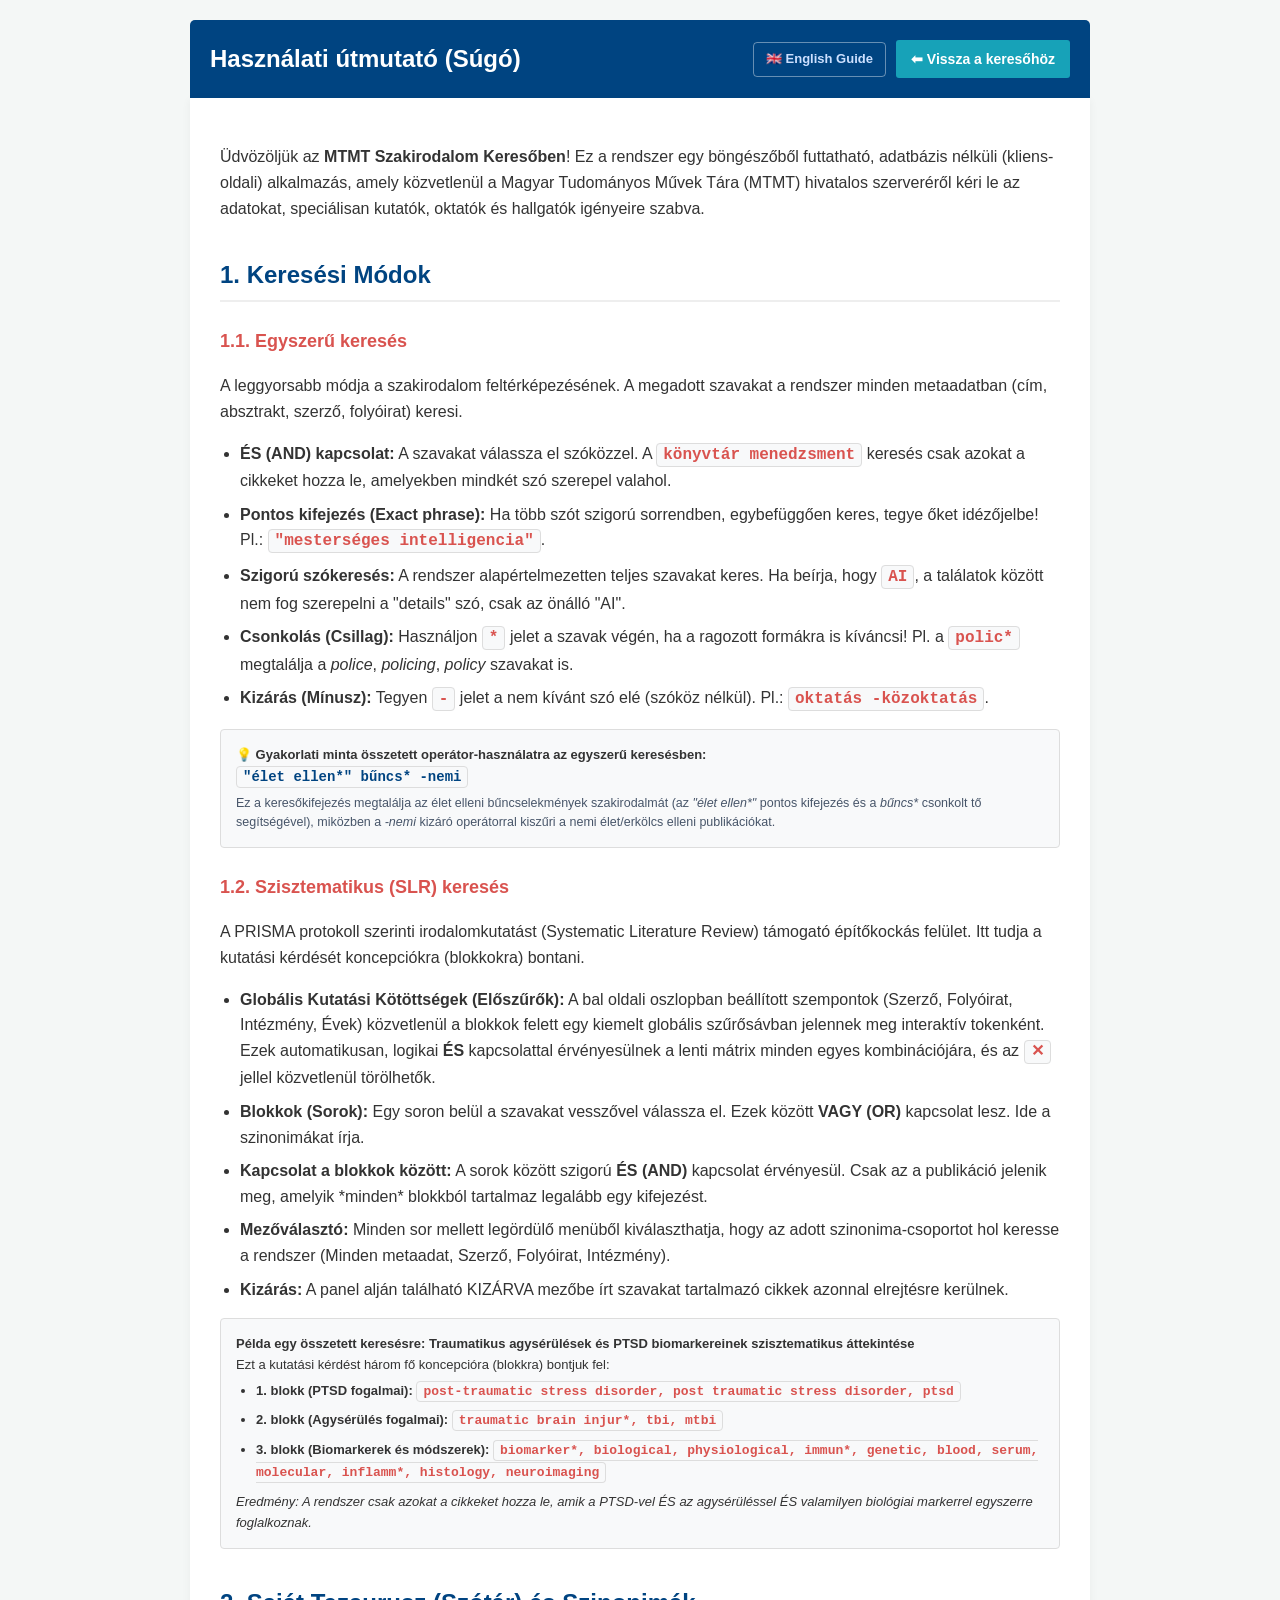
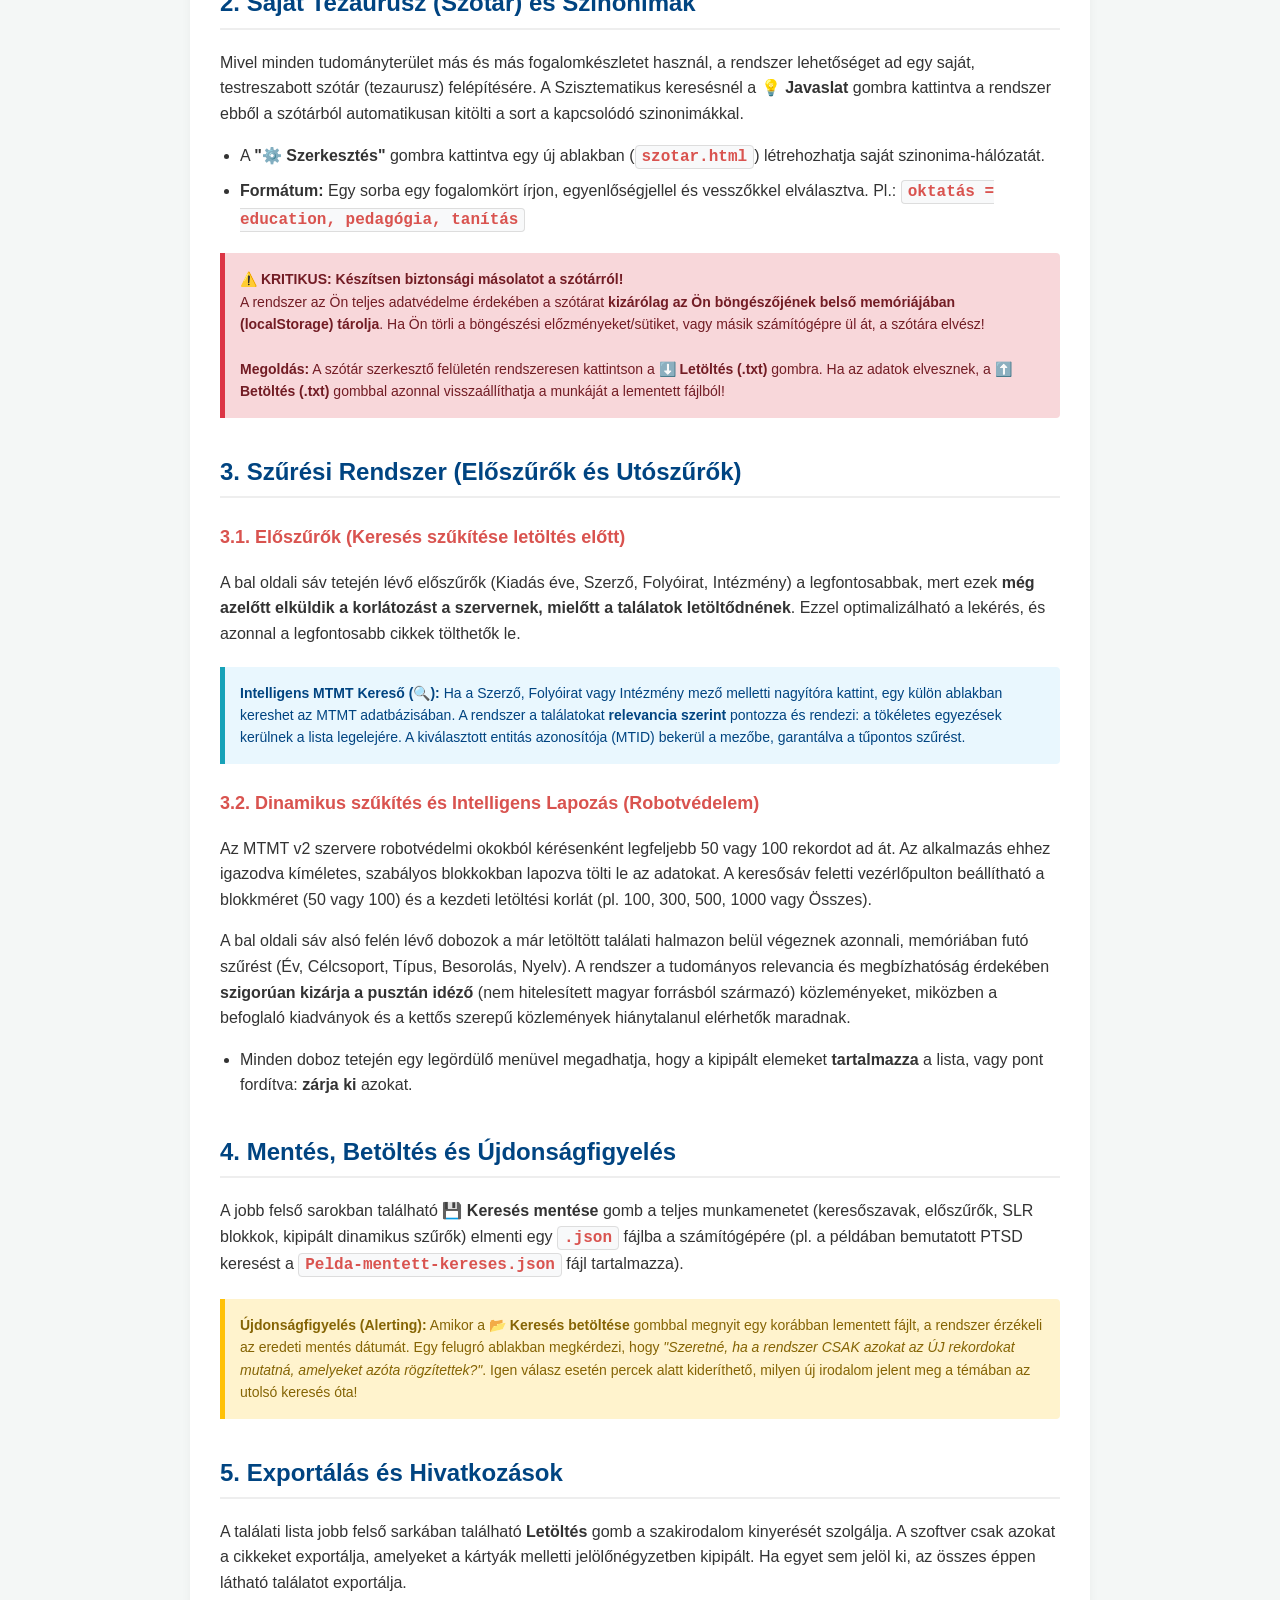
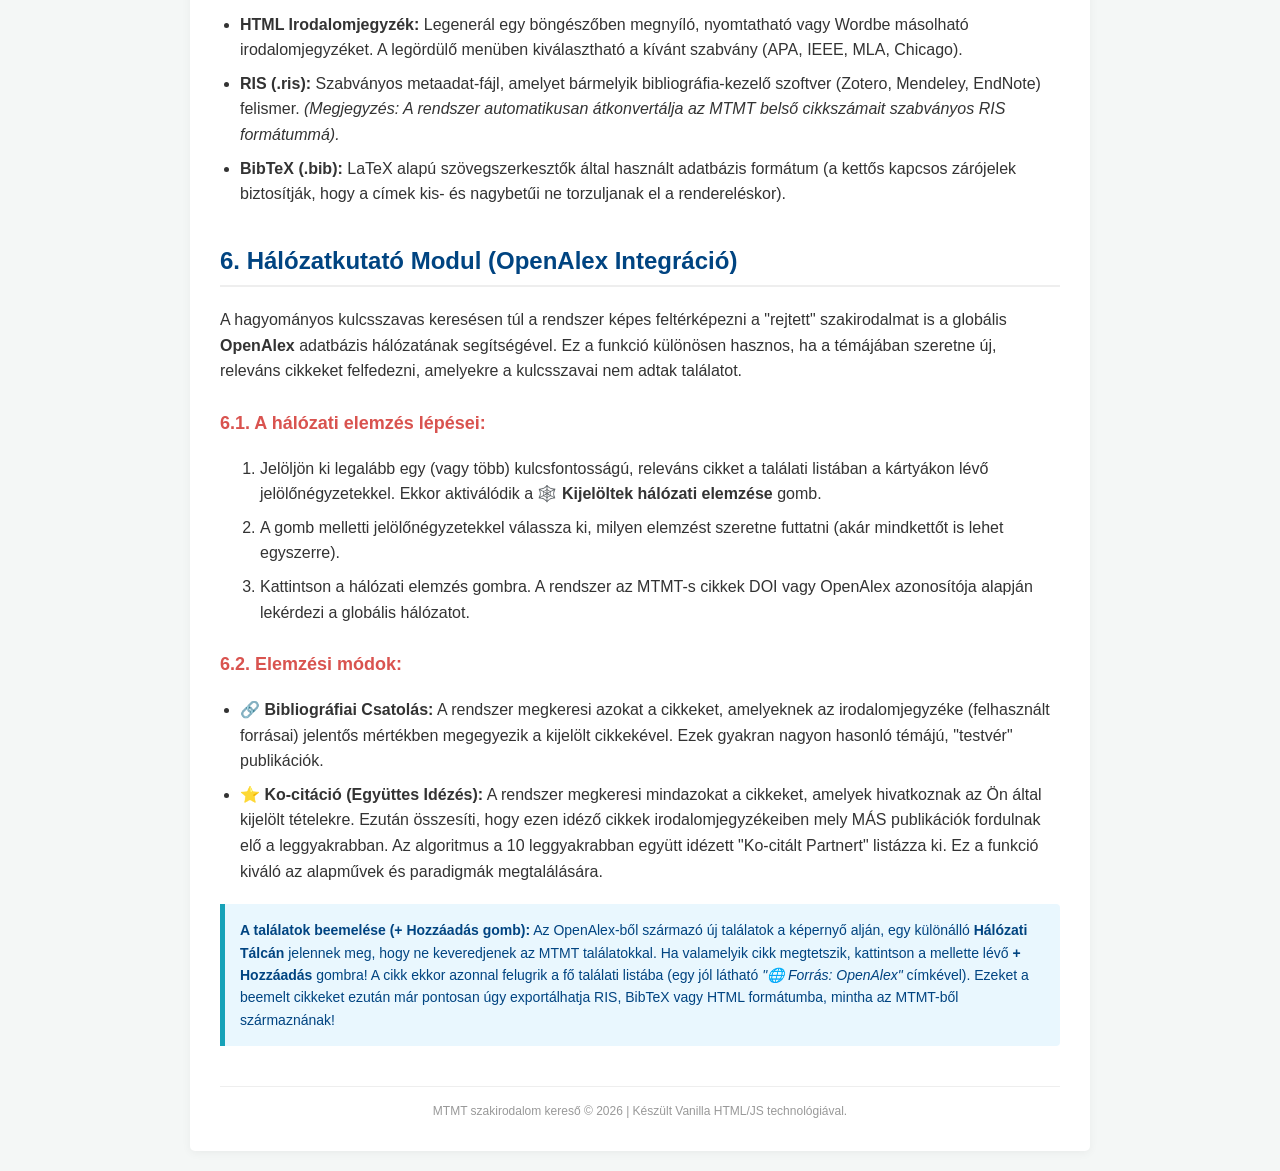
<file: sugo.html>
<!DOCTYPE html>
<html lang="hu">

<head>
  <meta charset="UTF-8">
  <meta name="viewport" content="width=device-width, initial-scale=1.0">
  <title>Súgó - MTMT Szakirodalom Kereső</title>
  <style>
    body {
      font-family: 'Segoe UI', Tahoma, Geneva, Verdana, sans-serif;
      line-height: 1.6;
      color: #333;
      background: #f4f7f6;
      margin: 0;
      padding: 20px;
    }

    .kontener {
      max-width: 900px;
      margin: 0 auto;
    }

    .fejlec {
      background-color: #004481;
      color: white;
      padding: 20px;
      border-radius: 5px 5px 0 0;
      display: flex;
      justify-content: space-between;
      align-items: center;
    }

    .fejlec h1 {
      margin: 0;
      font-size: 24px;
    }

    .vissza-gomb {
      background-color: #17a2b8;
      color: white;
      padding: 8px 15px;
      text-decoration: none;
      border-radius: 3px;
      font-weight: bold;
      font-size: 14px;
      transition: background-color 0.2s;
    }

    .vissza-gomb:hover {
      background-color: #138496;
    }

    .kartya {
      background: #fff;
      padding: 30px;
      border-radius: 0 0 5px 5px;
      box-shadow: 0 2px 10px rgba(0, 0, 0, 0.05);
    }

    h2 {
      color: #004481;
      border-bottom: 2px solid #eee;
      padding-bottom: 5px;
      margin-top: 35px;
    }

    h3 {
      color: #d9534f;
      margin-top: 25px;
      font-size: 18px;
    }

    h4 {
      color: #333;
      margin-bottom: 5px;
    }

    code {
      background-color: #f8f9fa;
      padding: 2px 6px;
      border-radius: 4px;
      color: #d9534f;
      font-family: 'Courier New', Courier, monospace;
      font-weight: bold;
      border: 1px solid #ddd;
    }

    ul {
      padding-left: 20px;
    }

    li {
      margin-bottom: 8px;
    }

    .tipp {
      background-color: #e9f7fe;
      color: #004481;
      padding: 15px;
      border-left: 5px solid #17a2b8;
      margin: 20px 0;
      font-size: 14px;
      border-radius: 0 4px 4px 0;
    }

    .figyelem {
      background-color: #fff3cd;
      color: #856404;
      padding: 15px;
      border-left: 5px solid #ffc107;
      margin: 20px 0;
      font-size: 14px;
      border-radius: 0 4px 4px 0;
    }

    .kritikus {
      background-color: #f8d7da;
      color: #721c24;
      padding: 15px;
      border-left: 5px solid #dc3545;
      margin: 20px 0;
      font-size: 14px;
      border-radius: 0 4px 4px 0;
    }

    .pelda-doboz {
      background-color: #f8f9fa;
      border: 1px solid #ddd;
      padding: 15px;
      border-radius: 4px;
      font-size: 13px;
      margin-top: 15px;
    }
  </style>
</head>

<body>

  <div class="kontener">
    <div class="fejlec">
      <h1>Használati útmutató (Súgó)</h1>
      <div style="display: flex; gap: 10px; align-items: center;">
        <a href="sugo_en.html" style="color: #cce0ff; text-decoration: none; font-size: 13px; font-weight: bold; padding: 6px 12px; border: 1px solid rgba(255,255,255,0.4); border-radius: 4px;">🇬🇧 English Guide</a>
        <a href="index.html" class="vissza-gomb">⬅ Vissza a keresőhöz</a>
      </div>
    </div>

    <div class="kartya">
      <p>Üdvözöljük az <strong>MTMT Szakirodalom Keresőben</strong>! Ez a rendszer egy böngészőből futtatható, adatbázis
        nélküli (kliens-oldali) alkalmazás, amely közvetlenül a Magyar Tudományos Művek Tára (MTMT) hivatalos
        szerveréről kéri le az adatokat, speciálisan kutatók, oktatók és hallgatók igényeire szabva.</p>

      <h2>1. Keresési Módok</h2>

      <h3 id="sugo-1-1">1.1. Egyszerű keresés</h3>
      <p>A leggyorsabb módja a szakirodalom feltérképezésének. A megadott szavakat a rendszer minden metaadatban (cím,
        absztrakt, szerző, folyóirat) keresi.</p>
      <ul>
        <li><strong>ÉS (AND) kapcsolat:</strong> A szavakat válassza el szóközzel. A <code>könyvtár menedzsment</code>
          keresés csak azokat a cikkeket hozza le, amelyekben mindkét szó szerepel valahol.</li>
        <li><strong>Pontos kifejezés (Exact phrase):</strong> Ha több szót szigorú sorrendben, egybefüggően keres, tegye
          őket idézőjelbe! Pl.: <code>"mesterséges intelligencia"</code>.</li>
        <li><strong>Szigorú szókeresés:</strong> A rendszer alapértelmezetten teljes szavakat keres. Ha beírja, hogy
          <code>AI</code>, a találatok között nem fog szerepelni a "details" szó, csak az önálló "AI".</li>
        <li><strong>Csonkolás (Csillag):</strong> Használjon <code>*</code> jelet a szavak végén, ha a ragozott formákra
          is kíváncsi! Pl. a <code>polic*</code> megtalálja a <em>police</em>, <em>policing</em>, <em>policy</em>
          szavakat is.</li>
        <li><strong>Kizárás (Mínusz):</strong> Tegyen <code>-</code> jelet a nem kívánt szó elé (szóköz nélkül). Pl.:
          <code>oktatás -közoktatás</code>.</li>
      </ul>

      <div class="pelda-doboz">
        <strong>💡 Gyakorlati minta összetett operátor-használatra az egyszerű keresésben:</strong><br>
        <code style="font-size: 14px; font-weight: bold; color: #004481;">"élet ellen*" bűncs* -nemi</code><br>
        <p style="margin: 6px 0 0 0; font-size: 12.5px; color: #475569; line-height: 1.5;">
          Ez a keresőkifejezés megtalálja az élet elleni bűncselekmények szakirodalmát (az <em>"élet ellen*"</em> pontos kifejezés és a <em>bűncs*</em> csonkolt tő segítségével), miközben a <em>-nemi</em> kizáró operátorral kiszűri a nemi élet/erkölcs elleni publikációkat.
        </p>
      </div>

      <h3 id="sugo-1-2">1.2. Szisztematikus (SLR) keresés</h3>
      <p>A PRISMA protokoll szerinti irodalomkutatást (Systematic Literature Review) támogató építőkockás felület. Itt
        tudja a kutatási kérdését koncepciókra (blokkokra) bontani.</p>
      <ul>
        <li><strong>Globális Kutatási Kötöttségek (Előszűrők):</strong> A bal oldali oszlopban beállított szempontok (Szerző, Folyóirat, Intézmény, Évek) közvetlenül a blokkok felett egy kiemelt globális szűrősávban jelennek meg interaktív tokenként. Ezek automatikusan, logikai <strong>ÉS</strong> kapcsolattal érvényesülnek a lenti mátrix minden egyes kombinációjára, és az <code>✕</code> jellel közvetlenül törölhetők.</li>
        <li><strong>Blokkok (Sorok):</strong> Egy soron belül a szavakat vesszővel válassza el. Ezek között <strong>VAGY
            (OR)</strong> kapcsolat lesz. Ide a szinonimákat írja.</li>
        <li><strong>Kapcsolat a blokkok között:</strong> A sorok között szigorú <strong>ÉS (AND)</strong> kapcsolat
          érvényesül. Csak az a publikáció jelenik meg, amelyik *minden* blokkból tartalmaz legalább egy kifejezést.
        </li>
        <li><strong>Mezőválasztó:</strong> Minden sor mellett legördülő menüből kiválaszthatja, hogy az adott
          szinonima-csoportot hol keresse a rendszer (Minden metaadat, Szerző, Folyóirat, Intézmény).</li>
        <li><strong>Kizárás:</strong> A panel alján található KIZÁRVA mezőbe írt szavakat tartalmazó cikkek azonnal
          elrejtésre kerülnek.</li>
      </ul>

      <div class="pelda-doboz">
        <strong>Példa egy összetett keresésre: Traumatikus agysérülések és PTSD biomarkereinek szisztematikus
          áttekintése</strong><br>
        Ezt a kutatási kérdést három fő koncepcióra (blokkra) bontjuk fel:
        <ul style="margin-top: 5px; margin-bottom: 0;">
          <li><strong>1. blokk (PTSD fogalmai):</strong>
            <code>post-traumatic stress disorder, post traumatic stress disorder, ptsd</code></li>
          <li><strong>2. blokk (Agysérülés fogalmai):</strong> <code>traumatic brain injur*, tbi, mtbi</code></li>
          <li><strong>3. blokk (Biomarkerek és módszerek):</strong>
            <code>biomarker*, biological, physiological, immun*, genetic, blood, serum, molecular, inflamm*, histology, neuroimaging</code>
          </li>
        </ul>
        <em>Eredmény: A rendszer csak azokat a cikkeket hozza le, amik a PTSD-vel ÉS az agysérüléssel ÉS valamilyen
          biológiai markerrel egyszerre foglalkoznak.</em>
      </div>

      <h2>2. Saját Tezaurusz (Szótár) és Szinonimák</h2>
      <p>Mivel minden tudományterület más és más fogalomkészletet használ, a rendszer lehetőséget ad egy saját,
        testreszabott szótár (tezaurusz) felépítésére. A Szisztematikus keresésnél a <strong>💡 Javaslat</strong> gombra
        kattintva a rendszer ebből a szótárból automatikusan kitölti a sort a kapcsolódó szinonimákkal.</p>
      <ul>
        <li>A <strong>"⚙️ Szerkesztés"</strong> gombra kattintva egy új ablakban (<code>szotar.html</code>)
          létrehozhatja saját szinonima-hálózatát.</li>
        <li><strong>Formátum:</strong> Egy sorba egy fogalomkört írjon, egyenlőségjellel és vesszőkkel elválasztva. Pl.:
          <code>oktatás = education, pedagógia, tanítás</code></li>
      </ul>

      <div class="kritikus">
        <strong>⚠️ KRITIKUS: Készítsen biztonsági másolatot a szótárról!</strong><br>
        A rendszer az Ön teljes adatvédelme érdekében a szótárat <strong>kizárólag az Ön böngészőjének belső
          memóriájában (localStorage) tárolja</strong>. Ha Ön törli a böngészési előzményeket/sütiket, vagy másik
        számítógépre ül át, a szótára elvész! <br><br>
        <strong>Megoldás:</strong> A szótár szerkesztő felületén rendszeresen kattintson a <strong>⬇️ Letöltés
          (.txt)</strong> gombra. Ha az adatok elvesznek, a <strong>⬆️ Betöltés (.txt)</strong> gombbal azonnal
        visszaállíthatja a munkáját a lementett fájlból!
      </div>

      <h2>3. Szűrési Rendszer (Előszűrők és Utószűrők)</h2>

      <h3 id="sugo-3-1">3.1. Előszűrők (Keresés szűkítése letöltés előtt)</h3>
      <p>A bal oldali sáv tetején lévő előszűrők (Kiadás éve, Szerző, Folyóirat, Intézmény) a legfontosabbak, mert ezek
        <strong>még azelőtt elküldik a korlátozást a szervernek, mielőtt a találatok letöltődnének</strong>.
        Ezzel optimalizálható a lekérés, és azonnal a legfontosabb cikkek tölthetők le.</p>
      <div class="tipp">
        <strong>Intelligens MTMT Kereső (🔍):</strong> Ha a Szerző, Folyóirat vagy Intézmény mező melletti nagyítóra
        kattint, egy külön ablakban kereshet az MTMT adatbázisában. A rendszer a találatokat <strong>relevancia
          szerint</strong> pontozza és rendezi: a tökéletes egyezések kerülnek a lista legelejére. A kiválasztott
        entitás azonosítója (MTID) bekerül a mezőbe, garantálva a tűpontos szűrést.
      </div>

      <h3 id="sugo-3-2">3.2. Dinamikus szűkítés és Intelligens Lapozás (Robotvédelem)</h3>
      <p>Az MTMT v2 szervere robotvédelmi okokból kérésenként legfeljebb 50 vagy 100 rekordot ad át. Az alkalmazás
        ehhez igazodva kíméletes, szabályos blokkokban lapozva tölti le az adatokat. A keresősáv feletti vezérlőpulton beállítható
        a blokkméret (50 vagy 100) és a kezdeti letöltési korlát (pl. 100, 300, 500, 1000 vagy Összes).</p>
      <p>A bal oldali sáv alsó felén lévő dobozok a már letöltött találati halmazon belül végeznek azonnali, memóriában
        futó szűrést (Év, Célcsoport, Típus, Besorolás, Nyelv). A rendszer a tudományos relevancia és megbízhatóság érdekében <strong>szigorúan kizárja a pusztán idéző</strong> (nem hitelesített magyar forrásból származó) közleményeket, miközben a befoglaló kiadványok és a kettős szerepű közlemények hiánytalanul elérhetők maradnak.</p>
      <ul>
        <li>Minden doboz tetején egy legördülő menüvel megadhatja, hogy a kipipált elemeket <strong>tartalmazza</strong>
          a lista, vagy pont fordítva: <strong>zárja ki</strong> azokat.</li>
      </ul>

      <h2>4. Mentés, Betöltés és Újdonságfigyelés</h2>
      <p>A jobb felső sarokban található <strong>💾 Keresés mentése</strong> gomb a teljes munkamenetet (keresőszavak,
        előszűrők, SLR blokkok, kipipált dinamikus szűrők) elmenti egy <code>.json</code> fájlba a számítógépére (pl. a
        példában bemutatott PTSD keresést a <code>Pelda-mentett-kereses.json</code> fájl tartalmazza).</p>

      <div class="figyelem">
        <strong>Újdonságfigyelés (Alerting):</strong> Amikor a <strong>📂 Keresés betöltése</strong> gombbal megnyit egy
        korábban lementett fájlt, a rendszer érzékeli az eredeti mentés dátumát. Egy felugró ablakban megkérdezi, hogy
        <em>"Szeretné, ha a rendszer CSAK azokat az ÚJ rekordokat mutatná, amelyeket azóta rögzítettek?"</em>. Igen
        válasz esetén percek alatt kideríthető, milyen új irodalom jelent meg a témában az utolsó keresés óta!
      </div>

      <h2>5. Exportálás és Hivatkozások</h2>
      <p>A találati lista jobb felső sarkában található <strong>Letöltés</strong> gomb a szakirodalom kinyerését szolgálja. A
        szoftver csak azokat a cikkeket exportálja, amelyeket a kártyák melletti jelölőnégyzetben kipipált. Ha egyet sem jelöl
        ki, az összes éppen látható találatot exportálja.</p>
      <ul>
        <li><strong>HTML Irodalomjegyzék:</strong> Legenerál egy böngészőben megnyíló, nyomtatható vagy Wordbe másolható
          irodalomjegyzéket. A legördülő menüben kiválasztható a kívánt szabvány (APA, IEEE, MLA, Chicago).</li>
        <li><strong>RIS (.ris):</strong> Szabványos metaadat-fájl, amelyet bármelyik bibliográfia-kezelő szoftver (Zotero,
          Mendeley, EndNote) felismer. <em>(Megjegyzés: A rendszer automatikusan átkonvertálja az MTMT belső cikkszámait
            szabványos RIS formátummá).</em></li>
        <li><strong>BibTeX (.bib):</strong> LaTeX alapú szövegszerkesztők által használt adatbázis formátum (a kettős kapcsos
          zárójelek biztosítják, hogy a címek kis- és nagybetűi ne torzuljanak el a rendereléskor).</li>
      </ul>

      <h2>6. Hálózatkutató Modul (OpenAlex Integráció)</h2>
      <p>A hagyományos kulcsszavas keresésen túl a rendszer képes feltérképezni a "rejtett" szakirodalmat is a globális
        <strong>OpenAlex</strong> adatbázis hálózatának segítségével. Ez a funkció különösen hasznos, ha a témájában szeretne
        új, releváns cikkeket felfedezni, amelyekre a kulcsszavai nem adtak találatot.</p>

      <h3>6.1. A hálózati elemzés lépései:</h3>
      <ol>
        <li>Jelöljön ki legalább egy (vagy több) kulcsfontosságú, releváns cikket a találati listában a kártyákon lévő
          jelölőnégyzetekkel. Ekkor aktiválódik a <strong>🕸️ Kijelöltek hálózati elemzése</strong> gomb.</li>
        <li>A gomb melletti jelölőnégyzetekkel válassza ki, milyen elemzést szeretne futtatni (akár mindkettőt is lehet
          egyszerre).</li>
        <li>Kattintson a hálózati elemzés gombra. A rendszer az MTMT-s cikkek DOI vagy OpenAlex azonosítója alapján lekérdezi
          a globális hálózatot.</li>
      </ol>

      <h3>6.2. Elemzési módok:</h3>
      <ul>
        <li><strong>🔗 Bibliográfiai Csatolás:</strong> A rendszer megkeresi azokat a cikkeket, amelyeknek az irodalomjegyzéke
          (felhasznált forrásai) jelentős mértékben megegyezik a kijelölt cikkekével. Ezek gyakran nagyon hasonló témájú,
          "testvér" publikációk.</li>
        <li><strong>⭐ Ko-citáció (Együttes Idézés):</strong> A rendszer megkeresi mindazokat a cikkeket, amelyek hivatkoznak
          az Ön által kijelölt tételekre. Ezután összesíti, hogy ezen idéző cikkek irodalomjegyzékeiben mely MÁS publikációk
          fordulnak elő a leggyakrabban. Az algoritmus a 10 leggyakrabban együtt idézett "Ko-citált Partnert" listázza ki. Ez
          a funkció kiváló az alapművek és paradigmák megtalálására.</li>
      </ul>

      <div class="tipp">
        <strong>A találatok beemelése (+ Hozzáadás gomb):</strong>
        Az OpenAlex-ből származó új találatok a képernyő alján, egy különálló <strong>Hálózati Tálcán</strong> jelennek meg,
        hogy ne keveredjenek az MTMT találatokkal. Ha valamelyik cikk megtetszik, kattintson a mellette lévő <strong>+
          Hozzáadás</strong> gombra! A cikk ekkor azonnal felugrik a fő találati listába (egy jól látható <em>"🌐 Forrás:
          OpenAlex"</em> címkével). Ezeket a beemelt cikkeket ezután már pontosan úgy exportálhatja RIS, BibTeX vagy HTML
        formátumba, mintha az MTMT-ből származnának!
      </div>

      <div
        style="margin-top: 40px; text-align: center; color: #999; font-size: 12px; border-top: 1px solid #eee; padding-top: 15px;">
        MTMT szakirodalom kereső &copy; 2026 | Készült Vanilla HTML/JS technológiával.
      </div>
      </div>
      </div>

</body>

</html>
</file>
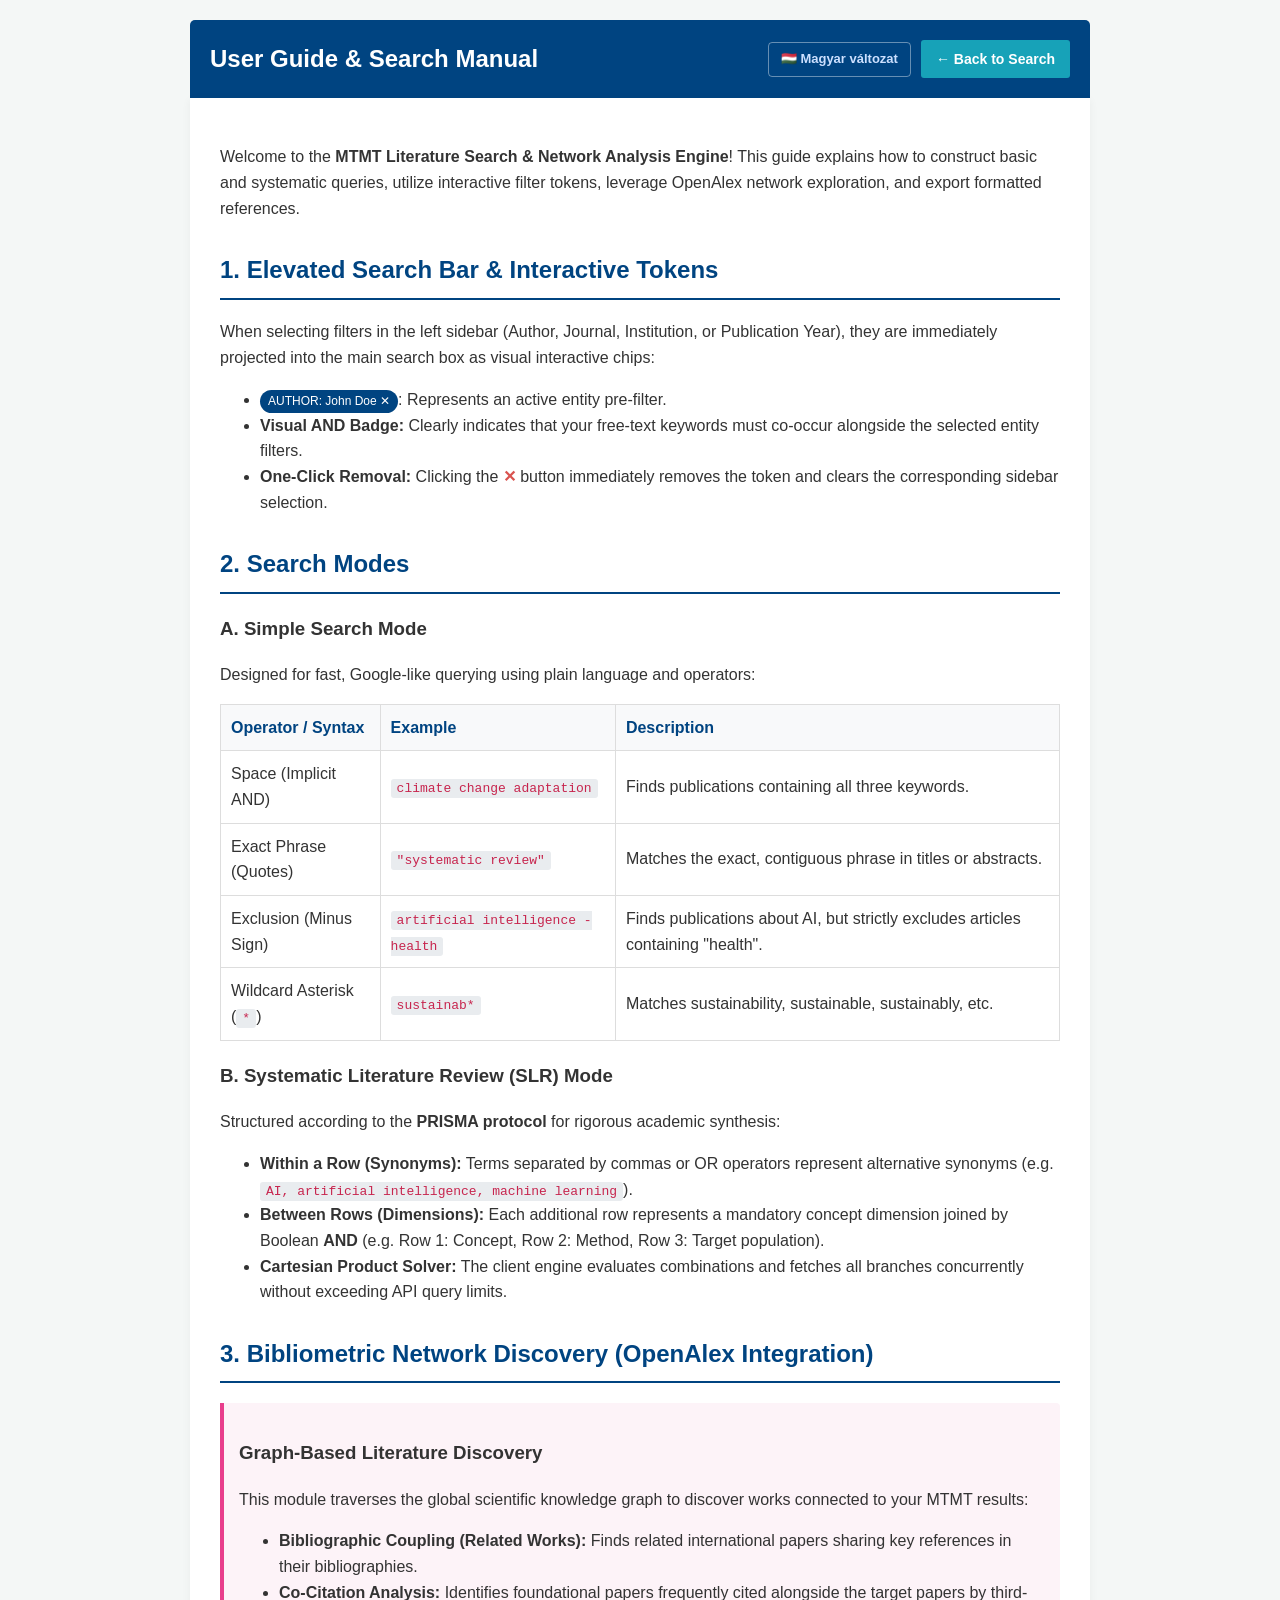
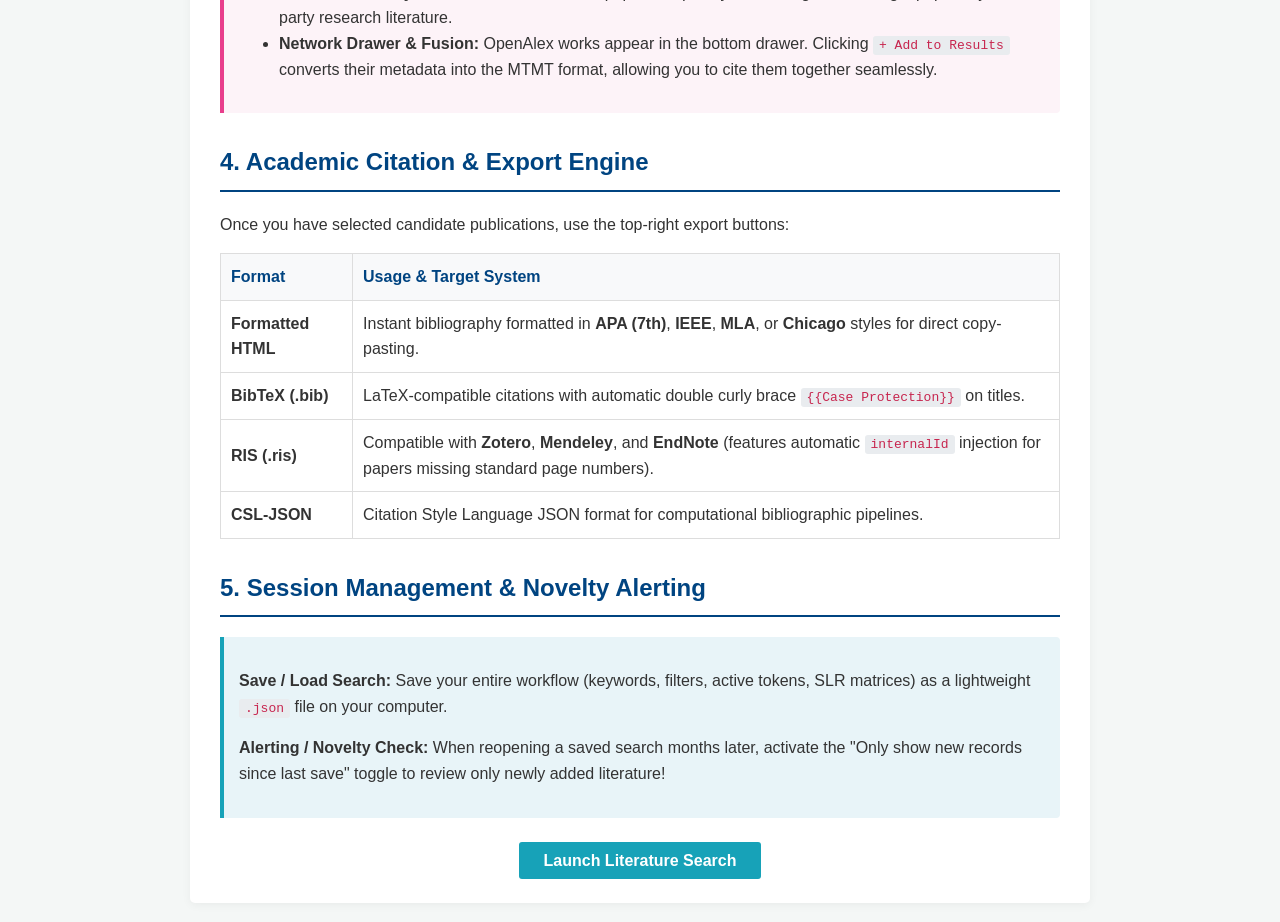
<file: sugo_en.html>
<!DOCTYPE html>
<html lang="en">

<head>
  <meta charset="UTF-8">
  <meta name="viewport" content="width=device-width, initial-scale=1.0">
  <title>User Guide - MTMT Literature Search & Network Analysis Engine</title>
  <style>
    body {
      font-family: 'Segoe UI', Tahoma, Geneva, Verdana, sans-serif;
      line-height: 1.6;
      color: #333;
      background: #f4f7f6;
      margin: 0;
      padding: 20px;
    }

    .kontener {
      max-width: 900px;
      margin: 0 auto;
    }

    .fejlec {
      background-color: #004481;
      color: white;
      padding: 20px;
      border-radius: 5px 5px 0 0;
      display: flex;
      justify-content: space-between;
      align-items: center;
    }

    .fejlec h1 {
      margin: 0;
      font-size: 24px;
    }

    .vissza-gomb {
      background-color: #17a2b8;
      color: white;
      padding: 8px 15px;
      text-decoration: none;
      border-radius: 3px;
      font-weight: bold;
      font-size: 14px;
      transition: background-color 0.2s;
    }

    .vissza-gomb:hover {
      background-color: #138496;
    }

    .kartya {
      background: #fff;
      padding: 30px;
      border-radius: 0 0 5px 5px;
      box-shadow: 0 2px 10px rgba(0, 0, 0, 0.05);
    }

    h2 {
      color: #004481;
      border-bottom: 2px solid #004481;
      padding-bottom: 8px;
      margin-top: 30px;
    }

    h3 {
      color: #333;
      margin-top: 20px;
    }

    table {
      width: 100%;
      border-collapse: collapse;
      margin: 15px 0;
    }

    th, td {
      border: 1px solid #ddd;
      padding: 10px;
      text-align: left;
    }

    th {
      background-color: #f8f9fa;
      color: #004481;
    }

    code {
      background-color: #e9ecef;
      padding: 2px 6px;
      border-radius: 3px;
      font-family: monospace;
      color: #c7254e;
    }

    .tipp-doboz {
      background-color: #e8f4f8;
      border-left: 4px solid #17a2b8;
      padding: 15px;
      margin: 20px 0;
      border-radius: 0 4px 4px 0;
    }

    .figyelmeztetes-doboz {
      background-color: #fff3cd;
      border-left: 4px solid #ffc107;
      padding: 15px;
      margin: 20px 0;
      border-radius: 0 4px 4px 0;
    }

    .halozat-doboz {
      background-color: #fdf3f8;
      border-left: 4px solid #e83e8c;
      padding: 15px;
      margin: 20px 0;
      border-radius: 0 4px 4px 0;
    }

    .token-minta {
      display: inline-flex;
      align-items: center;
      gap: 5px;
      background: #004481;
      color: #fff;
      padding: 2px 8px;
      border-radius: 12px;
      font-size: 12px;
      font-weight: 500;
    }
  </style>
</head>

<body>
  <div class="kontener">
    <div class="fejlec">
      <h1>User Guide & Search Manual</h1>
      <div style="display: flex; gap: 10px; align-items: center;">
        <a href="sugo.html" style="color: #cce0ff; text-decoration: none; font-size: 13px; font-weight: bold; padding: 6px 12px; border: 1px solid rgba(255,255,255,0.4); border-radius: 4px;">🇭🇺 Magyar változat</a>
        <a href="index.html" class="vissza-gomb">← Back to Search</a>
      </div>
    </div>

    <div class="kartya">
      <p>Welcome to the <strong>MTMT Literature Search & Network Analysis Engine</strong>! This guide explains how to construct basic and systematic queries, utilize interactive filter tokens, leverage OpenAlex network exploration, and export formatted references.</p>

      <h2>1. Elevated Search Bar & Interactive Tokens</h2>
      <p>When selecting filters in the left sidebar (Author, Journal, Institution, or Publication Year), they are immediately projected into the main search box as visual interactive chips:</p>
      <ul>
        <li><span class="token-minta">AUTHOR: John Doe ✕</span>: Represents an active entity pre-filter.</li>
        <li><strong>Visual AND Badge:</strong> Clearly indicates that your free-text keywords must co-occur alongside the selected entity filters.</li>
        <li><strong>One-Click Removal:</strong> Clicking the <span style="color:#d9534f; font-weight:bold;">✕</span> button immediately removes the token and clears the corresponding sidebar selection.</li>
      </ul>

      <h2>2. Search Modes</h2>

      <h3>A. Simple Search Mode</h3>
      <p>Designed for fast, Google-like querying using plain language and operators:</p>
      <table>
        <tr>
          <th>Operator / Syntax</th>
          <th>Example</th>
          <th>Description</th>
        </tr>
        <tr>
          <td>Space (Implicit AND)</td>
          <td><code>climate change adaptation</code></td>
          <td>Finds publications containing all three keywords.</td>
        </tr>
        <tr>
          <td>Exact Phrase (Quotes)</td>
          <td><code>"systematic review"</code></td>
          <td>Matches the exact, contiguous phrase in titles or abstracts.</td>
        </tr>
        <tr>
          <td>Exclusion (Minus Sign)</td>
          <td><code>artificial intelligence -health</code></td>
          <td>Finds publications about AI, but strictly excludes articles containing "health".</td>
        </tr>
        <tr>
          <td>Wildcard Asterisk (<code>*</code>)</td>
          <td><code>sustainab*</code></td>
          <td>Matches sustainability, sustainable, sustainably, etc.</td>
        </tr>
      </table>

      <h3>B. Systematic Literature Review (SLR) Mode</h3>
      <p>Structured according to the <strong>PRISMA protocol</strong> for rigorous academic synthesis:</p>
      <ul>
        <li><strong>Within a Row (Synonyms):</strong> Terms separated by commas or OR operators represent alternative synonyms (e.g. <code>AI, artificial intelligence, machine learning</code>).</li>
        <li><strong>Between Rows (Dimensions):</strong> Each additional row represents a mandatory concept dimension joined by Boolean <strong>AND</strong> (e.g. Row 1: Concept, Row 2: Method, Row 3: Target population).</li>
        <li><strong>Cartesian Product Solver:</strong> The client engine evaluates combinations and fetches all branches concurrently without exceeding API query limits.</li>
      </ul>

      <h2>3. Bibliometric Network Discovery (OpenAlex Integration)</h2>
      <div class="halozat-doboz">
        <h3>Graph-Based Literature Discovery</h3>
        <p>This module traverses the global scientific knowledge graph to discover works connected to your MTMT results:</p>
        <ul>
          <li><strong>Bibliographic Coupling (Related Works):</strong> Finds related international papers sharing key references in their bibliographies.</li>
          <li><strong>Co-Citation Analysis:</strong> Identifies foundational papers frequently cited alongside the target papers by third-party research literature.</li>
          <li><strong>Network Drawer & Fusion:</strong> OpenAlex works appear in the bottom drawer. Clicking <code>+ Add to Results</code> converts their metadata into the MTMT format, allowing you to cite them together seamlessly.</li>
        </ul>
      </div>

      <h2>4. Academic Citation & Export Engine</h2>
      <p>Once you have selected candidate publications, use the top-right export buttons:</p>
      <table>
        <tr>
          <th>Format</th>
          <th>Usage & Target System</th>
        </tr>
        <tr>
          <td><strong>Formatted HTML</strong></td>
          <td>Instant bibliography formatted in <strong>APA (7th)</strong>, <strong>IEEE</strong>, <strong>MLA</strong>, or <strong>Chicago</strong> styles for direct copy-pasting.</td>
        </tr>
        <tr>
          <td><strong>BibTeX (.bib)</strong></td>
          <td>LaTeX-compatible citations with automatic double curly brace <code>{{Case Protection}}</code> on titles.</td>
        </tr>
        <tr>
          <td><strong>RIS (.ris)</strong></td>
          <td>Compatible with <strong>Zotero</strong>, <strong>Mendeley</strong>, and <strong>EndNote</strong> (features automatic <code>internalId</code> injection for papers missing standard page numbers).</td>
        </tr>
        <tr>
          <td><strong>CSL-JSON</strong></td>
          <td>Citation Style Language JSON format for computational bibliographic pipelines.</td>
        </tr>
      </table>

      <h2>5. Session Management & Novelty Alerting</h2>
      <div class="tipp-doboz">
        <p><strong>Save / Load Search:</strong> Save your entire workflow (keywords, filters, active tokens, SLR matrices) as a lightweight <code>.json</code> file on your computer.</p>
        <p><strong>Alerting / Novelty Check:</strong> When reopening a saved search months later, activate the "Only show new records since last save" toggle to review only newly added literature!</p>
      </div>

      <div style="text-align: center; margin-top: 30px;">
        <a href="index.html" class="vissza-gomb" style="padding: 10px 25px; font-size: 16px;">Launch Literature Search</a>
      </div>
    </div>
  </div>
</body>

</html>
</file>
